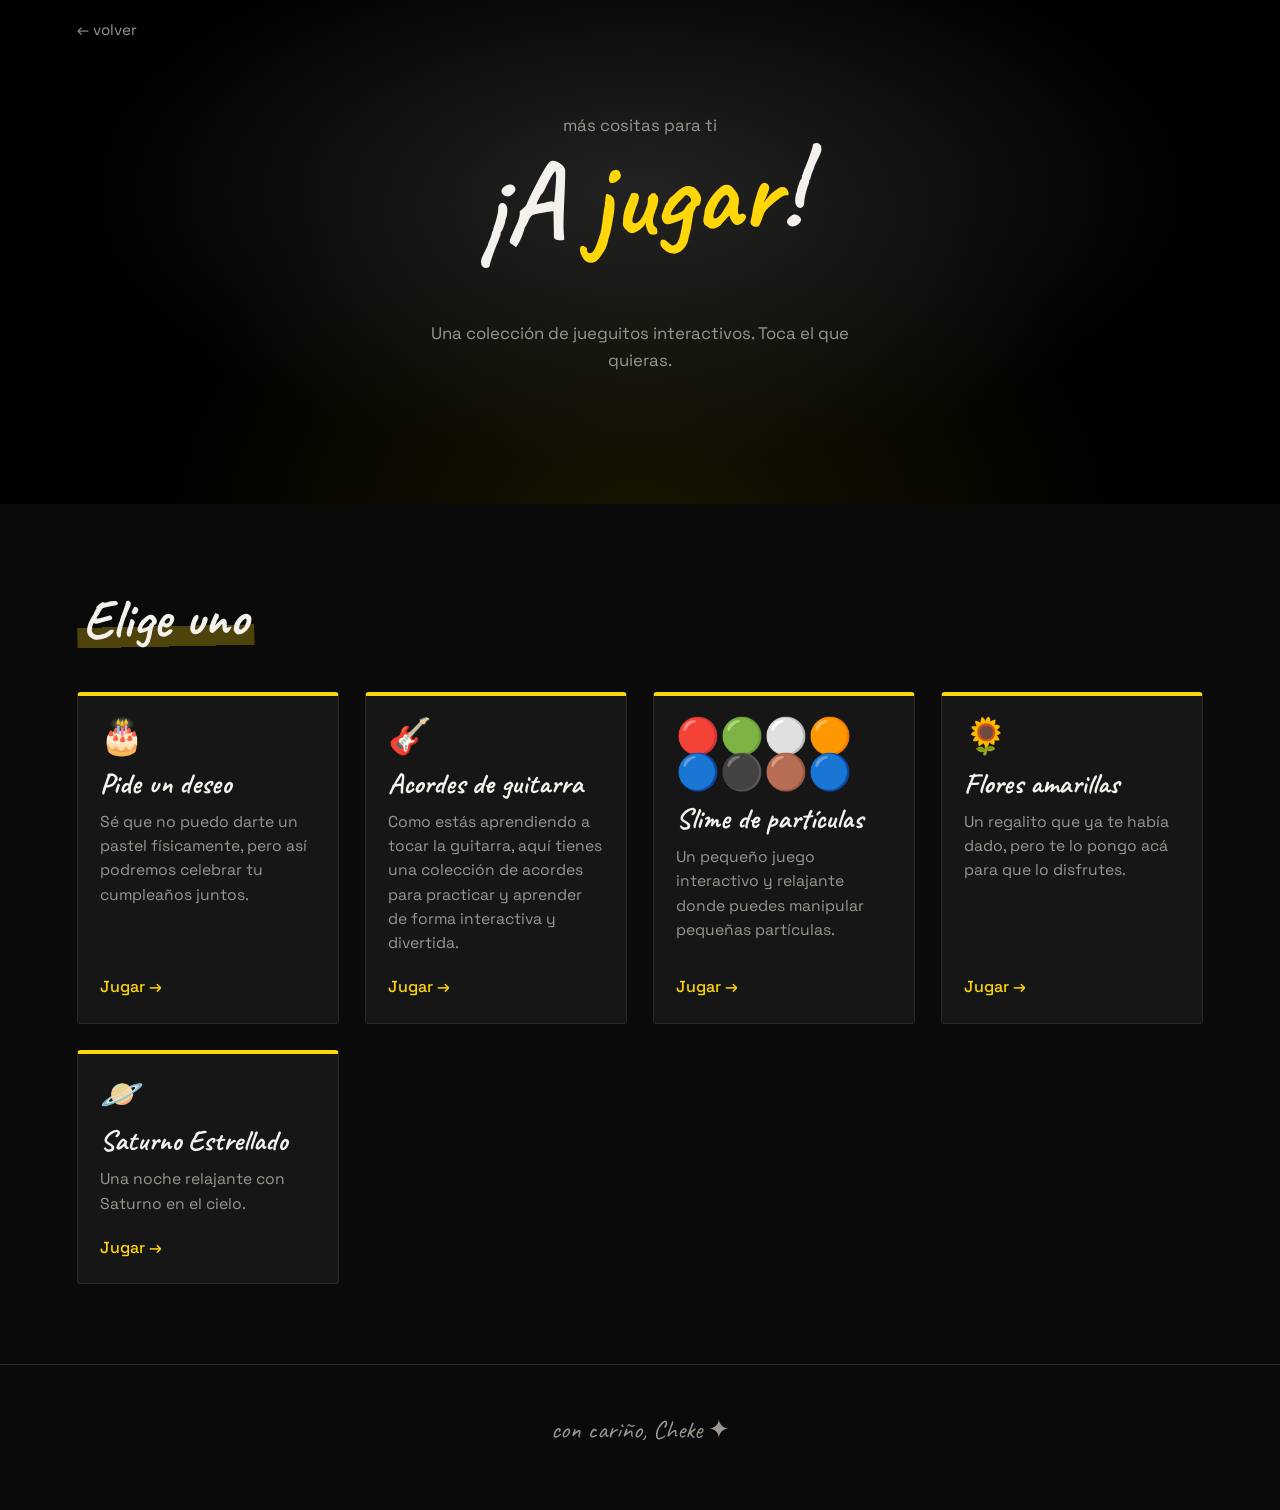
<file: juegos.html>
<!DOCTYPE html>
<html lang="es">
<head>
<meta charset="UTF-8">
<meta name="viewport" content="width=device-width, initial-scale=1.0">
<title>Más juegos</title>
<link rel="preconnect" href="https://fonts.googleapis.com">
<link href="https://fonts.googleapis.com/css2?family=Caveat:wght@600;700&family=Space+Grotesk:wght@400;500;700&display=swap" rel="stylesheet">
<link rel="stylesheet" href="estilos.css">
</head>
<body>

<div class="hero hero-chico">
  <a class="volver" href="index.html">← volver</a>
  <div class="eyebrow">más cositas para ti</div>
  <h1>¡A <span>jugar</span>!</h1>
  <svg class="squiggle" viewBox="0 0 220 28"><path d="M2 20 Q 40 2, 70 18 T 140 16 T 218 10"/></svg>
  <p class="subt">Una colección de jueguitos interactivos. Toca el que quieras.</p>
</div>

<!-- ============================================================
     LISTADO DE JUEGOS

     Para agregar un juego nuevo:
       1. Pon su archivo .html dentro de la carpeta juegos/
          (mejor con nombre en minúsculas, sin espacios, con
          guiones: mi-juego.html)
       2. Copia el bloque de abajo (viene dentro de este comentario)
          o copia cualquier tarjeta de INICIO JUEGO a FIN JUEGO, y
          pégalo antes del </div> que cierra #grid-juegos.
       3. Cambia el href, el emoji, el título y la descripción.
     El estilo se aplica solo por la clase "tarjeta-juego".

     BLOQUE PARA COPIAR:

       <a class="tarjeta-juego" href="juegos/NOMBRE-DEL-JUEGO.html" target="_blank" rel="noopener">
         <span class="icono">🎮</span>
         <h3>Nombre del juego</h3>
         <p>Una descripción corta.</p>
         <span class="jugar">Jugar →</span>
       </a>
     ============================================================ -->
<section id="lista-juegos">
  <h2 class="titulo-seccion">Elige uno</h2>
  <div class="grid-juegos" id="grid-juegos">

    <!-- INICIO JUEGO -->
    <a class="tarjeta-juego" href="juegos/pastel-cumple.html" target="_blank" rel="noopener">
      <span class="icono">🎂</span>
      <h3>Pide un deseo</h3>
      <p>Sé que no puedo darte un pastel físicamente, pero así podremos celebrar tu cumpleaños juntos.</p>
      <span class="jugar">Jugar →</span>
    </a>
    <!-- FIN JUEGO -->

    <!-- INICIO JUEGO -->
    <a class="tarjeta-juego" href="juegos/acordes-guitarra.html" target="_blank" rel="noopener">
      <span class="icono">🎸</span>
      <h3>Acordes de guitarra</h3>
      <p>Como estás aprendiendo a tocar la guitarra, aquí tienes una colección de acordes para practicar y aprender de forma interactiva y divertida.</p>
      <span class="jugar">Jugar →</span>
    </a>
    <!-- FIN JUEGO -->

    <!-- INICIO JUEGO -->
    <a class="tarjeta-juego" href="juegos/slime de particulas.html" target="_blank" rel="noopener">
      <span class="icono">🔴🟢⚪🟠🔵⚫🟤🔵</span>
      <h3>Slime de partículas</h3>
      <p>Un pequeño juego interactivo y relajante donde puedes manipular pequeñas partículas.</p>
      <span class="jugar">Jugar →</span>
    </a>
    <!-- FIN JUEGO -->

    <!-- INICIO JUEGO -->
    <a class="tarjeta-juego" href="juegos/Girasoles.html" target="_blank" rel="noopener">
      <span class="icono">🌻</span>
      <h3>Flores amarillas</h3>
      <p>Un regalito que ya te había dado, pero te lo pongo acá para que lo disfrutes.</p>
      <span class="jugar">Jugar →</span>
    </a>
    <!-- FIN JUEGO -->

    <!-- INICIO JUEGO -->
    <a class="tarjeta-juego" href="juegos/Saturno Estrellado.html" target="_blank" rel="noopener">
      <span class="icono">🪐</span>
      <h3>Saturno Estrellado</h3>
      <p>Una noche relajante con Saturno en el cielo.</p>
      <span class="jugar">Jugar →</span>
    </a>
    <!-- FIN JUEGO -->

  </div>
</section>

<footer>con cariño, Cheke ✦</footer>

</body>
</html>
</file>
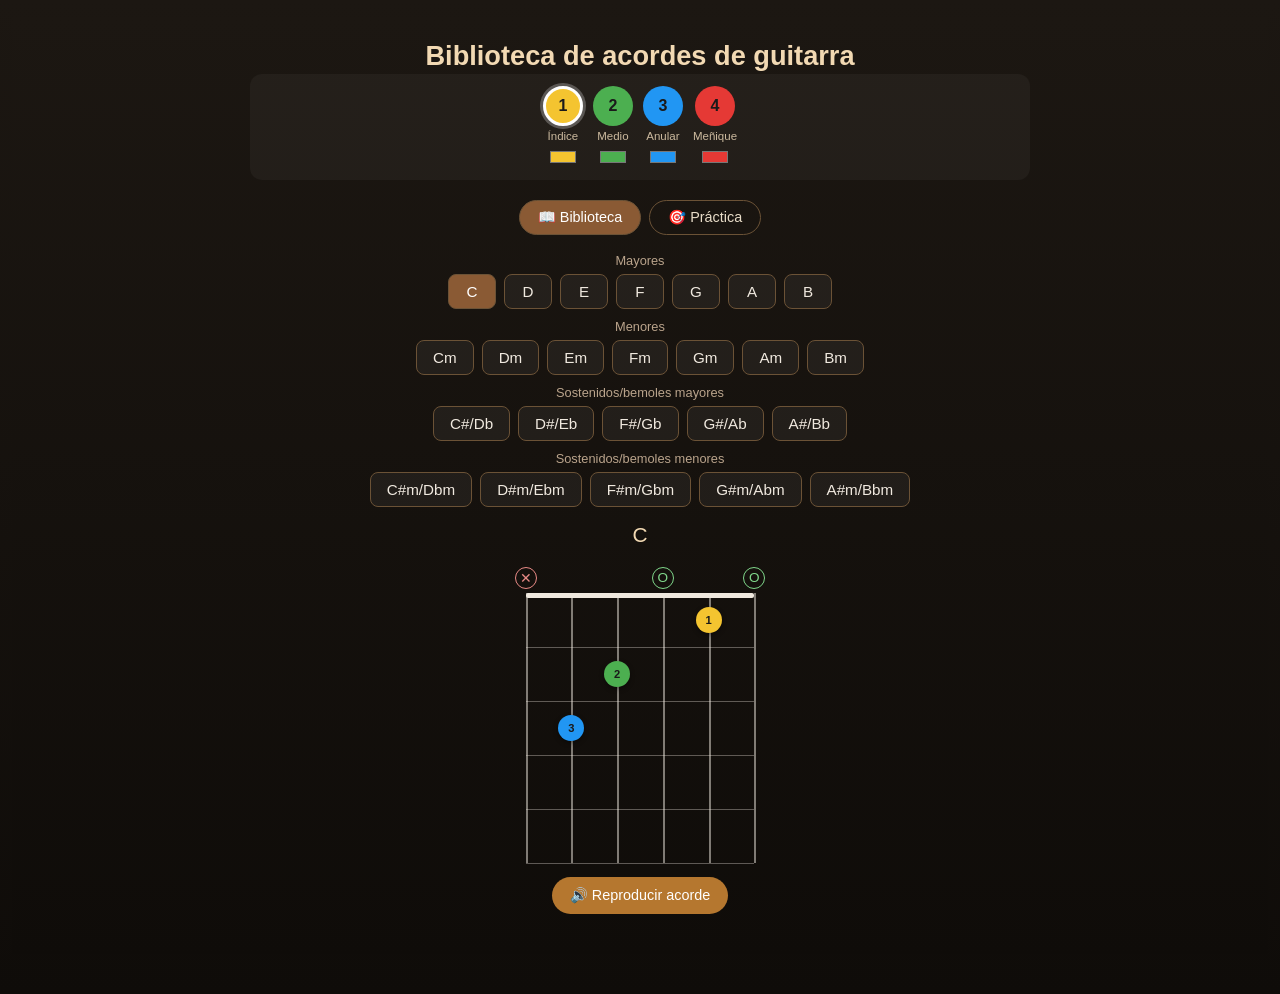
<file: juegos/acordes-guitarra.html>
<!DOCTYPE html>
<html lang="es">
<head>
<meta charset="UTF-8">
<meta name="viewport" content="width=device-width, initial-scale=1.0">
<title>Biblioteca de acordes de guitarra</title>
<style>
  :root{
    --f1: #f4c430; /* índice */
    --f2: #4caf50; /* medio */
    --f3: #2196f3; /* anular */
    --f4: #e53935; /* meñique */
  }
  *{ box-sizing: border-box; -webkit-tap-highlight-color: transparent; user-select: none; }
  html, body{
    margin: 0; min-height: 100%;
    background: linear-gradient(180deg, #1c1712, #0f0c09);
    color: #f0e9df;
    font-family: 'Trebuchet MS', Arial, sans-serif;
    padding: 18px 12px 40px;
  }
  h1{ text-align: center; font-size: clamp(1.2rem, 5vw, 1.7rem); margin: 4px 0 2px; color: #f2d9b3; }
  p.sub{ text-align: center; color: #baa48c; margin: 0 0 18px; font-size: 0.85rem; }

  .wrap{ max-width: 780px; margin: 0 auto; }

  .fingers-panel{
    display: flex; gap: 10px; justify-content: center; flex-wrap: wrap;
    margin-bottom: 20px; padding: 12px; background: rgba(255,255,255,0.04); border-radius: 12px;
  }
  .finger-item{ display: flex; flex-direction: column; align-items: center; gap: 4px; }
  .finger-swatch{
    width: 40px; height: 40px; border-radius: 50%; border: 3px solid transparent; cursor: pointer;
    display: flex; align-items: center; justify-content: center; font-weight: bold; color: #1a1a1a;
  }
  .finger-swatch.selected{ border-color: #fff; box-shadow: 0 0 0 3px rgba(255,255,255,0.25); }
  .finger-item span{ font-size: 0.72rem; color: #cbb99e; }
  .finger-item input[type=color]{ width: 34px; height: 22px; border: none; background: none; cursor: pointer; }

  .mode-toggle{ display: flex; justify-content: center; gap: 8px; margin-bottom: 18px; }
  .mode-btn{
    padding: 8px 18px; border-radius: 30px; border: 1px solid #6b5236; background: transparent; color: #e8dcc8;
    cursor: pointer; font-size: 0.9rem;
  }
  .mode-btn.active{ background: #8a5a34; color: #fff; }

  .panel{ display: none; }
  .panel.show{ display: block; }

  .chord-group{ margin-bottom: 10px; }
  .chord-group h3{ text-align: center; font-size: 0.8rem; color: #baa48c; margin: 10px 0 6px; font-weight: normal; }
  .chord-list{ display: flex; flex-wrap: wrap; gap: 8px; justify-content: center; }
  .chord-btn{
    padding: 8px 16px; border-radius: 8px; border: 1px solid #6b5236; background: rgba(255,255,255,0.05);
    color: #f0e9df; cursor: pointer; font-size: 0.95rem; min-width: 48px;
  }
  .chord-btn.active{ background: #8a5a34; color: #fff; }
  .sharps-note{ text-align: center; color: #8a7a63; font-size: 0.72rem; margin: -2px 0 14px; }

  .diagram-area{ display: flex; flex-direction: column; align-items: center; gap: 14px; margin-top: 16px; }
  .chord-title{ font-size: 1.3rem; color: #f2d9b3; min-height: 1.6rem; }

  .fretboard{ position: relative; width: 260px; height: 300px; touch-action: manipulation; }
  .nut{ position: absolute; left: 6%; right: 6%; top: 30px; height: 5px; background: #f0e9df; border-radius: 2px; }
  .fretline{ position: absolute; left: 6%; right: 6%; height: 1px; background: rgba(240,233,223,0.35); }
  .stringline{ position: absolute; top: 30px; bottom: 0; width: 2px; background: rgba(240,233,223,0.5); }
  .marker{
    position: absolute; top: 4px; width: 22px; height: 22px; margin-left: -11px;
    display: flex; align-items: center; justify-content: center; font-size: 0.85rem; color: #f0e9df;
    border: 1px solid rgba(240,233,223,0.6); border-radius: 50%; cursor: pointer;
  }
  .base-fret-label{ position: absolute; left: -6px; font-size: 0.75rem; color: #cbb99e; font-weight: bold; }
  .dot{
    position: absolute; width: 26px; height: 26px; margin-left: -13px; margin-top: -13px;
    border-radius: 50%; display: flex; align-items: center; justify-content: center;
    font-size: 0.7rem; font-weight: bold; color: #1a1a1a; cursor: pointer;
    box-shadow: 0 2px 5px rgba(0,0,0,0.4); border: 3px solid transparent;
  }
  .dot.ok{ border-color: #4caf50; }
  .dot.bad{ border-color: #e53935; }
  .barre{
    position: absolute; height: 24px; border-radius: 12px;
    display: flex; align-items: center; justify-content: center;
    font-size: 0.7rem; font-weight: bold; color: #1a1a1a;
    box-shadow: 0 2px 5px rgba(0,0,0,0.4);
  }
  .fretslot{
    position: absolute; width: 30px; height: 30px; margin-left: -15px; margin-top: -15px;
    border-radius: 50%; cursor: pointer;
  }

  .actions{ display: flex; gap: 10px; flex-wrap: wrap; justify-content: center; }
  button.action{
    padding: 10px 18px; border-radius: 30px; border: none; background: #b5772f; color: #fff;
    font-size: 0.9rem; cursor: pointer;
  }
  button.action.secondary{ background: transparent; border: 1px solid #b5772f; color: #f2d9b3; }

  .feedback{ min-height: 1.4rem; font-size: 0.95rem; text-align: center; }
  .feedback.ok{ color: #7fd68a; }
  .feedback.bad{ color: #e88a86; }

  .hint-text{ text-align: center; color: #baa48c; font-size: 0.8rem; max-width: 440px; margin: 0 auto 10px; }

  .subtoggle{ display: flex; justify-content: center; gap: 8px; margin-bottom: 6px; flex-wrap: wrap; }
  .subtoggle button{
    padding: 6px 14px; border-radius: 20px; border: 1px solid #6b5236; background: transparent;
    color: #e8dcc8; cursor: pointer; font-size: 0.82rem;
  }
  .subtoggle button.active{ background: #6b5236; color: #fff; }
</style>
</head>
<body>

<div class="wrap">
  <h1>Biblioteca de acordes de guitarra</h1>

  <div class="fingers-panel" id="fingersPanel"></div>

  <div class="mode-toggle">
    <button class="mode-btn active" data-mode="biblioteca">📖 Biblioteca</button>
    <button class="mode-btn" data-mode="practica">🎯 Práctica</button>
  </div>

  <div class="panel show" id="panelBiblioteca">
    <div class="chord-group">
      <h3>Mayores</h3>
      <div class="chord-list" id="listMajors"></div>
    </div>
    <div class="chord-group">
      <h3>Menores</h3>
      <div class="chord-list" id="listMinors"></div>
    </div>
    <div class="chord-group">
      <h3>Sostenidos/bemoles mayores</h3>
      <div class="chord-list" id="listSharpMajors"></div>
    </div>
    <div class="chord-group">
      <h3>Sostenidos/bemoles menores</h3>
      <div class="chord-list" id="listSharpMinors"></div>
    </div>

    <div class="diagram-area">
      <div class="chord-title" id="libChordTitle">C</div>
      <div class="fretboard" id="libFretboard"></div>
      <div class="actions">
        <button class="action" id="libPlayBtn">🔊 Reproducir acorde</button>
      </div>
    </div>
  </div>

  <div class="panel" id="panelPractica">
    <div class="subtoggle" id="showNameToggle">
      <button data-show="name" class="active">🔤 Ver nombre del acorde</button>
      <button data-show="hidden">🎧 Adivinar a ciegas</button>
    </div>
    <p class="hint-text">Selecciona un dedo arriba y toca las cuerdas donde crees que van los dedos. Toca el círculo sobre una cuerda (encima del diapasón) para marcarla como abierta (O) o silenciada (X).</p>
    <div class="diagram-area">
      <div class="chord-title" id="pracChordTitle">C</div>
      <div class="fretboard" id="pracFretboard"></div>
      <div class="feedback" id="pracFeedback"></div>
      <div class="actions">
        <button class="action" id="checkBtn">✔️ Comprobar</button>
        <button class="action secondary" id="playCorrectBtn">🔊 Escuchar acorde</button>
        <button class="action secondary" id="nextBtn">🔀 Otro acorde</button>
      </div>
    </div>
  </div>
</div>

<script>
  const OPEN_FREQ = [82.41, 110.00, 146.83, 196.00, 246.94, 329.63];
  const NUM_FRETS = 5;
  const NOTE_SEMITONE = { C:0,'C#':1, D:2,'D#':3, E:4, F:5,'F#':6, G:7,'G#':8, A:9,'A#':10, B:11 };

  function semitoneDiff(fromNote, toNote){
    return ((NOTE_SEMITONE[toNote] - NOTE_SEMITONE[fromNote]) + 12) % 12;
  }

  function eShapeMajor(root){
    const R = semitoneDiff('E', root);
    if (R === 0) return { baseFret:1, strings:[{fret:0},{fret:2,finger:2},{fret:2,finger:3},{fret:1,finger:1},{fret:0},{fret:0}] };
    return {
      baseFret: R,
      strings: [ {fret:R,finger:1}, {fret:R+2,finger:3}, {fret:R+2,finger:4}, {fret:R+1,finger:2}, {fret:R,finger:1}, {fret:R,finger:1} ],
      barre: [ {fret:R, finger:1, from:0, to:5} ]
    };
  }
  function eShapeMinor(root){
    const R = semitoneDiff('E', root);
    if (R === 0) return { baseFret:1, strings:[{fret:0},{fret:2,finger:2},{fret:2,finger:3},{fret:0},{fret:0},{fret:0}] };
    return {
      baseFret: R,
      strings: [ {fret:R,finger:1}, {fret:R+2,finger:3}, {fret:R+2,finger:4}, {fret:R,finger:1}, {fret:R,finger:1}, {fret:R,finger:1} ],
      barre: [ {fret:R, finger:1, from:0, to:5} ]
    };
  }
  function aShapeMajor(root){
    const R = semitoneDiff('A', root);
    if (R === 0) return { baseFret:1, strings:[{fret:-1},{fret:0},{fret:2,finger:1},{fret:2,finger:2},{fret:2,finger:3},{fret:0}] };
    return {
      baseFret: R,
      strings: [ {fret:-1}, {fret:R,finger:1}, {fret:R+2,finger:3}, {fret:R+2,finger:3}, {fret:R+2,finger:3}, {fret:R,finger:1} ],
      barre: [ {fret:R, finger:1, from:1, to:5}, {fret:R+2, finger:3, from:2, to:4} ]
    };
  }
  function aShapeMinor(root){
    const R = semitoneDiff('A', root);
    if (R === 0) return { baseFret:1, strings:[{fret:-1},{fret:0},{fret:2,finger:2},{fret:2,finger:3},{fret:1,finger:1},{fret:0}] };
    return {
      baseFret: R,
      strings: [ {fret:-1}, {fret:R,finger:1}, {fret:R+2,finger:3}, {fret:R+2,finger:4}, {fret:R+1,finger:2}, {fret:R,finger:1} ],
      barre: [ {fret:R, finger:1, from:1, to:5} ]
    };
  }

  const CHORDS = {
    'C': { baseFret:1, strings:[{fret:-1},{fret:3,finger:3},{fret:2,finger:2},{fret:0},{fret:1,finger:1},{fret:0}] },
    'D': { baseFret:1, strings:[{fret:-1},{fret:0},{fret:0},{fret:2,finger:1},{fret:3,finger:3},{fret:2,finger:2}] },
    'G': { baseFret:1, strings:[{fret:3,finger:2},{fret:2,finger:1},{fret:0},{fret:0},{fret:0},{fret:3,finger:3}] },
    'E': eShapeMajor('E'),
    'A': aShapeMajor('A'),
    'F': eShapeMajor('F'),
    'F#': eShapeMajor('F#'),
    'G#': eShapeMajor('G#'),
    'C#': aShapeMajor('C#'),
    'D#': aShapeMajor('D#'),
    'A#': aShapeMajor('A#'),
    'B': aShapeMajor('B'),

    'Dm': { baseFret:1, strings:[{fret:-1},{fret:-1},{fret:0},{fret:2,finger:3},{fret:3,finger:4},{fret:1,finger:1}] },
    'Em': eShapeMinor('E'),
    'Am': aShapeMinor('A'),
    'Fm': eShapeMinor('F'),
    'F#m': eShapeMinor('F#'),
    'Gm': eShapeMinor('G'),
    'G#m': eShapeMinor('G#'),
    'C#m': aShapeMinor('C#'),
    'D#m': aShapeMinor('D#'),
    'A#m': aShapeMinor('A#'),
    'Bm': aShapeMinor('B')
  };

  const MAJORS_NATURAL = ['C','D','E','F','G','A','B'];
  const MINORS_NATURAL = ['Cm','Dm','Em','Fm','Gm','Am','Bm'];
  const SHARPS_MAJOR = ['C#','D#','F#','G#','A#'];
  const SHARPS_MINOR = ['C#m','D#m','F#m','G#m','A#m'];
  const ALL_CHORD_NAMES = [...MAJORS_NATURAL, ...MINORS_NATURAL, ...SHARPS_MAJOR, ...SHARPS_MINOR];

  function freqForString(stringIndex, fret){
    return OPEN_FREQ[stringIndex] * Math.pow(2, fret / 12);
  }

  let audioCtx = null;
  function getCtx(){
    if (!audioCtx) audioCtx = new (window.AudioContext || window.webkitAudioContext)();
    if (audioCtx.state === 'suspended') audioCtx.resume();
    return audioCtx;
  }

  function pluck(frequency, volume = 0.45){
    const ctx = getCtx();
    const sampleRate = ctx.sampleRate;
    const N = Math.max(2, Math.round(sampleRate / frequency));
    const ring = new Float32Array(N);
    for (let i = 0; i < N; i++) ring[i] = Math.random() * 2 - 1;
    let idx = 0;

    const processor = ctx.createScriptProcessor(1024, 1, 1);
    const gainNode = ctx.createGain();
    gainNode.gain.value = volume;
    processor.connect(gainNode);
    gainNode.connect(ctx.destination);

    let samplesPlayed = 0;
    const maxSamples = sampleRate * 2.5;
    const decay = 0.994;

    processor.onaudioprocess = (e) => {
      const out = e.outputBuffer.getChannelData(0);
      for (let i = 0; i < out.length; i++){
        const current = ring[idx];
        const next = ring[(idx + 1) % N];
        ring[idx] = decay * 0.5 * (current + next);
        out[i] = current;
        idx = (idx + 1) % N;
        samplesPlayed++;
      }
      if (samplesPlayed > maxSamples){
        processor.disconnect();
        gainNode.disconnect();
        processor.onaudioprocess = null;
      }
    };
  }

  function playChord(chordObj){
    getCtx();
    chordObj.strings.forEach((s, i) => {
      if (s.fret === -1) return;
      const freq = freqForString(i, s.fret);
      setTimeout(() => pluck(freq), i * 45);
    });
  }

  const FINGERS = [
    { id: 1, label: 'Índice',  varName: '--f1' },
    { id: 2, label: 'Medio',   varName: '--f2' },
    { id: 3, label: 'Anular',  varName: '--f3' },
    { id: 4, label: 'Meñique', varName: '--f4' }
  ];
  let selectedFinger = 1;

  const fingersPanel = document.getElementById('fingersPanel');
  FINGERS.forEach(f => {
    const item = document.createElement('div');
    item.className = 'finger-item';
    const currentColor = getComputedStyle(document.documentElement).getPropertyValue(f.varName).trim();
    item.innerHTML = `
      <div class="finger-swatch ${f.id === selectedFinger ? 'selected' : ''}" data-finger="${f.id}" style="background:${currentColor}">${f.id}</div>
      <span>${f.label}</span>
      <input type="color" data-var="${f.varName}" value="${rgbToHex(currentColor)}">
    `;
    fingersPanel.appendChild(item);
  });

  function rgbToHex(color){
    if (color.startsWith('#')) return color;
    const m = color.match(/\d+/g);
    if (!m) return '#ffffff';
    return '#' + m.slice(0,3).map(n => (+n).toString(16).padStart(2,'0')).join('');
  }

  fingersPanel.addEventListener('click', (e) => {
    const swatch = e.target.closest('.finger-swatch');
    if (!swatch) return;
    selectedFinger = parseInt(swatch.dataset.finger, 10);
    fingersPanel.querySelectorAll('.finger-swatch').forEach(s => s.classList.remove('selected'));
    swatch.classList.add('selected');
  });

  fingersPanel.addEventListener('input', (e) => {
    if (e.target.type !== 'color') return;
    const varName = e.target.dataset.var;
    document.documentElement.style.setProperty(varName, e.target.value);
    const finger = FINGERS.find(f => f.varName === varName);
    const swatch = fingersPanel.querySelector(`.finger-swatch[data-finger="${finger.id}"]`);
    swatch.style.background = e.target.value;
    renderFretboard(libFretboard, CHORDS[currentLibChord]);
    if (currentPracticeChord) renderPracticeBoard();
  });

  function fingerColor(id){
    return getComputedStyle(document.documentElement).getPropertyValue('--f' + id).trim();
  }

  function stringX(i){
    const margin = 260 * 0.06;
    return margin + i * ((260 - margin * 2) / 5);
  }
  function fretY(relFret){
    const top = 30, bottom = 300, usableHeight = bottom - top;
    return top + ((relFret - 0.5) / NUM_FRETS) * usableHeight;
  }
  function buildStaticLines(container){
    container.innerHTML = '';
    const nut = document.createElement('div');
    nut.className = 'nut';
    container.appendChild(nut);
    const top = 30, bottom = 300, usableHeight = bottom - top;
    for (let f = 1; f <= NUM_FRETS; f++){
      const line = document.createElement('div');
      line.className = 'fretline';
      line.style.top = (top + (f / NUM_FRETS) * usableHeight) + 'px';
      container.appendChild(line);
    }
    for (let s = 0; s < 6; s++){
      const line = document.createElement('div');
      line.className = 'stringline';
      line.style.left = stringX(s) + 'px';
      container.appendChild(line);
    }
  }

  const libFretboard = document.getElementById('libFretboard');
  const libChordTitle = document.getElementById('libChordTitle');
  let currentLibChord = 'C';

  const FLAT_EQUIV = { 'C#':'Db', 'D#':'Eb', 'F#':'Gb', 'G#':'Ab', 'A#':'Bb' };
  function sharpFlatLabel(name){
    const isMinor = name.endsWith('m');
    const base = isMinor ? name.slice(0, -1) : name;
    const flat = FLAT_EQUIV[base] + (isMinor ? 'm' : '');
    return `${name}/${flat}`;
  }

  function fillChordButtons(containerId, names, labelFn){
    const el = document.getElementById(containerId);
    names.forEach(name => {
      const btn = document.createElement('button');
      btn.className = 'chord-btn' + (name === currentLibChord ? ' active' : '');
      btn.textContent = labelFn ? labelFn(name) : name;
      btn.dataset.chord = name;
      el.appendChild(btn);
    });
  }
  fillChordButtons('listMajors', MAJORS_NATURAL);
  fillChordButtons('listMinors', MINORS_NATURAL);
  fillChordButtons('listSharpMajors', SHARPS_MAJOR, sharpFlatLabel);
  fillChordButtons('listSharpMinors', SHARPS_MINOR, sharpFlatLabel);

  document.getElementById('panelBiblioteca').addEventListener('click', (e) => {
    const btn = e.target.closest('.chord-btn');
    if (!btn) return;
    currentLibChord = btn.dataset.chord;
    document.querySelectorAll('#panelBiblioteca .chord-btn').forEach(b => b.classList.remove('active'));
    btn.classList.add('active');
    libChordTitle.textContent = currentLibChord;
    renderFretboard(libFretboard, CHORDS[currentLibChord]);
  });

  document.getElementById('libPlayBtn').addEventListener('click', () => {
    playChord(CHORDS[currentLibChord]);
  });

  function renderFretboard(container, chordObj){
    buildStaticLines(container);

    if (chordObj.baseFret > 1){
      const label = document.createElement('div');
      label.className = 'base-fret-label';
      label.textContent = chordObj.baseFret + 'ª';
      label.style.top = (fretY(1) - 8) + 'px';
      container.appendChild(label);
    }

    (chordObj.barre || []).forEach(b => {
      const relFret = b.fret - chordObj.baseFret + 1;
      const bar = document.createElement('div');
      bar.className = 'barre';
      bar.style.left = stringX(b.from) + 'px';
      bar.style.width = (stringX(b.to) - stringX(b.from)) + 'px';
      bar.style.top = (fretY(relFret) - 12) + 'px';
      bar.style.background = fingerColor(b.finger);
      bar.textContent = b.finger;
      container.appendChild(bar);
    });

    chordObj.strings.forEach((s, i) => {
      const x = stringX(i);
      if (s.fret === -1 || s.fret === 0){
        const marker = document.createElement('div');
        marker.className = 'marker';
        marker.textContent = s.fret === -1 ? '✕' : 'O';
        marker.style.left = x + 'px';
        marker.style.color = s.fret === -1 ? '#e88a86' : '#7fd68a';
        marker.style.borderColor = s.fret === -1 ? '#e88a86' : '#7fd68a';
        container.appendChild(marker);
      } else if (s.fret > 0) {
        const relFret = s.fret - chordObj.baseFret + 1;
        const dot = document.createElement('div');
        dot.className = 'dot';
        dot.style.left = x + 'px';
        dot.style.top = fretY(relFret) + 'px';
        dot.style.background = fingerColor(s.finger);
        dot.textContent = s.finger || '';
        container.appendChild(dot);
      }
    });
  }

  renderFretboard(libFretboard, CHORDS[currentLibChord]);

  const pracFretboard = document.getElementById('pracFretboard');
  const pracChordTitle = document.getElementById('pracChordTitle');
  const pracFeedback = document.getElementById('pracFeedback');

  let practiceState = [null, null, null, null, null, null];
  let currentPracticeChord = null;
  let showChordName = true;
  let revealCorrectness = false;

  function newPracticeChord(){
    currentPracticeChord = ALL_CHORD_NAMES[Math.floor(Math.random() * ALL_CHORD_NAMES.length)];
    practiceState = [null, null, null, null, null, null];
    revealCorrectness = false;
    pracFeedback.textContent = '';
    pracFeedback.className = 'feedback';
    updatePracticeTitle();
    renderPracticeBoard();
  }

  function updatePracticeTitle(){
    pracChordTitle.textContent = showChordName ? currentPracticeChord : '¿Qué acorde es?';
  }

  document.getElementById('showNameToggle').addEventListener('click', (e) => {
    const btn = e.target.closest('button');
    if (!btn) return;
    document.querySelectorAll('#showNameToggle button').forEach(b => b.classList.remove('active'));
    btn.classList.add('active');
    showChordName = btn.dataset.show === 'name';
    updatePracticeTitle();
  });

  function renderPracticeBoard(){
    buildStaticLines(pracFretboard);
    const chordObj = CHORDS[currentPracticeChord];

    if (chordObj.baseFret > 1){
      const label = document.createElement('div');
      label.className = 'base-fret-label';
      label.textContent = chordObj.baseFret + 'ª';
      label.style.top = (fretY(1) - 8) + 'px';
      pracFretboard.appendChild(label);
    }

    for (let i = 0; i < 6; i++){
      const marker = document.createElement('div');
      marker.className = 'marker';
      const st = practiceState[i];
      marker.textContent = st === 0 ? 'O' : (st === -1 ? '✕' : '');
      marker.style.left = stringX(i) + 'px';
      marker.style.color = st === 0 ? '#7fd68a' : (st === -1 ? '#e88a86' : '#f0e9df');
      marker.addEventListener('click', () => {
        if (practiceState[i] === null) practiceState[i] = 0;
        else if (practiceState[i] === 0) practiceState[i] = -1;
        else practiceState[i] = null;
        renderPracticeBoard();
      });
      pracFretboard.appendChild(marker);
    }

    for (let i = 0; i < 6; i++){
      for (let f = 1; f <= NUM_FRETS; f++){
        const slot = document.createElement('div');
        slot.className = 'fretslot';
        slot.style.left = stringX(i) + 'px';
        slot.style.top = fretY(f) + 'px';
        slot.addEventListener('click', () => {
          const st = practiceState[i];
          if (st && typeof st === 'object' && st.relFret === f){
            practiceState[i] = null;
          } else {
            practiceState[i] = { relFret: f, finger: selectedFinger };
          }
          renderPracticeBoard();
        });
        pracFretboard.appendChild(slot);

        const st = practiceState[i];
        if (st && typeof st === 'object' && st.relFret === f){
          const dot = document.createElement('div');
          dot.className = 'dot';
          dot.style.left = stringX(i) + 'px';
          dot.style.top = fretY(f) + 'px';
          dot.style.background = fingerColor(st.finger);
          dot.textContent = st.finger;
          if (revealCorrectness){
            dot.classList.add(st.__ok ? 'ok' : 'bad');
          }
          pracFretboard.appendChild(dot);
        }
      }
    }
  }

  document.getElementById('checkBtn').addEventListener('click', () => {
    const chordObj = CHORDS[currentPracticeChord];
    let allOk = true;
    for (let i = 0; i < 6; i++){
      const c = chordObj.strings[i];
      const u = practiceState[i];
      let ok = false;
      if (c.fret <= 0){
        ok = (u === c.fret);
      } else {
        const correctRel = c.fret - chordObj.baseFret + 1;
        ok = !!(u && typeof u === 'object' && u.relFret === correctRel && u.finger === c.finger);
        if (u && typeof u === 'object') u.__ok = ok;
      }
      if (!ok) allOk = false;
    }
    revealCorrectness = true;
    renderPracticeBoard();
    if (allOk){
      pracFeedback.textContent = `¡Correcto! Este es el acorde de ${currentPracticeChord}.`;
      pracFeedback.className = 'feedback ok';
    } else {
      pracFeedback.textContent = `Todavía no. Este era el acorde de ${currentPracticeChord} — revisa en rojo los puntos que fallaron.`;
      pracFeedback.className = 'feedback bad';
    }
    showChordName = true;
    updatePracticeTitle();
  });

  document.getElementById('playCorrectBtn').addEventListener('click', () => {
    if (currentPracticeChord) playChord(CHORDS[currentPracticeChord]);
  });

  document.getElementById('nextBtn').addEventListener('click', newPracticeChord);

  document.querySelectorAll('.mode-btn').forEach(btn => {
    btn.addEventListener('click', () => {
      document.querySelectorAll('.mode-btn').forEach(b => b.classList.remove('active'));
      btn.classList.add('active');
      const mode = btn.dataset.mode;
      document.getElementById('panelBiblioteca').classList.toggle('show', mode === 'biblioteca');
      document.getElementById('panelPractica').classList.toggle('show', mode === 'practica');
      if (mode === 'practica' && !currentPracticeChord) newPracticeChord();
    });
  });
</script>

</body>
</html>
</file>
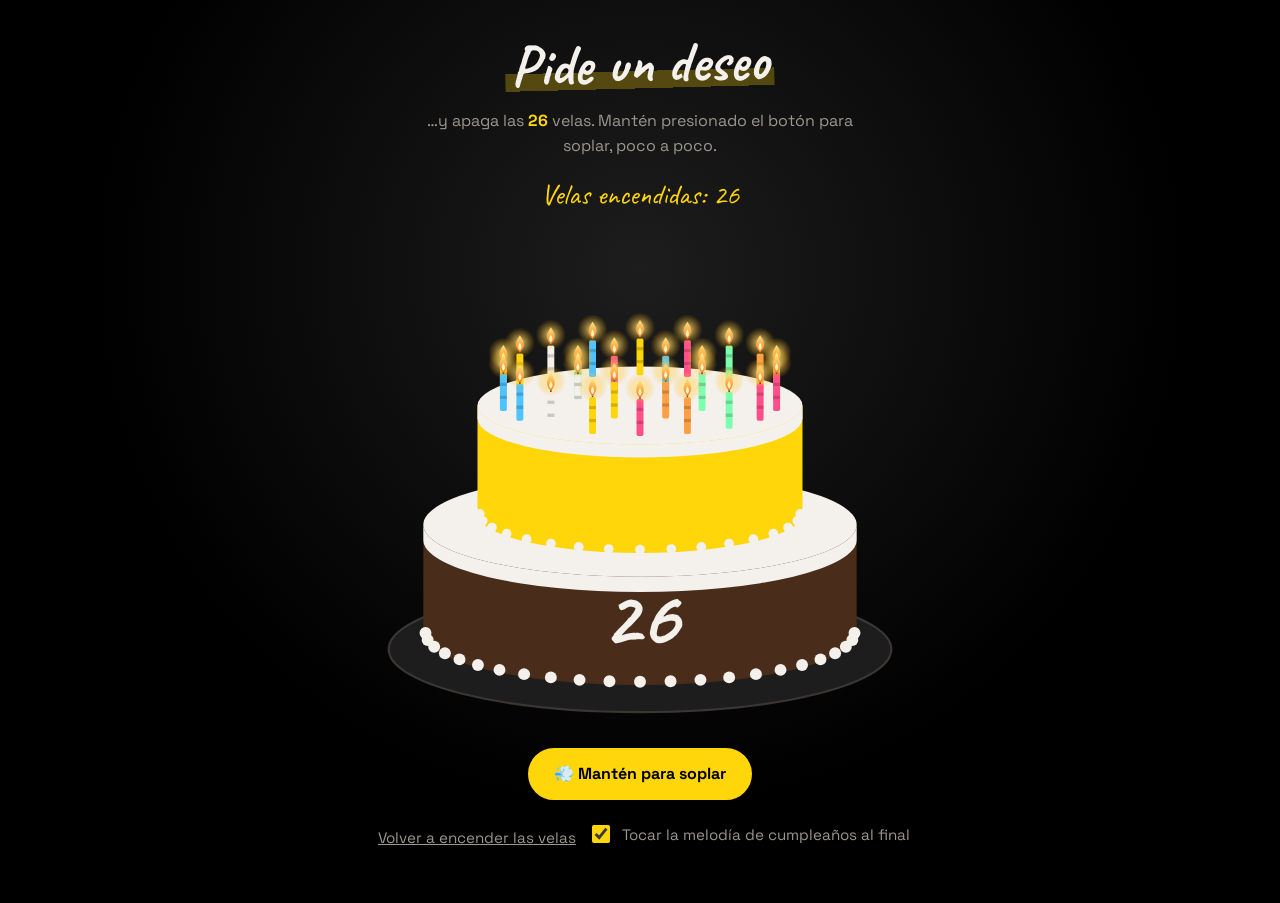
<file: juegos/pastel-cumple.html>
<!DOCTYPE html>
<html lang="es">
<head>
<meta charset="UTF-8">
<meta name="viewport" content="width=device-width, initial-scale=1.0">
<title>Pastel de cumpleaños</title>
<link rel="preconnect" href="https://fonts.googleapis.com">
<link href="https://fonts.googleapis.com/css2?family=Caveat:wght@600;700&family=Space+Grotesk:wght@400;500;700&display=swap" rel="stylesheet">
<style>
  /* ============================================================
     Mismos colores y fuentes que la página principal.
     Si el "Modo Halloween" estaba activado, este pastel también
     se pone naranja/morado (ver el script al final).
     ============================================================ */
  :root{
    --negro:#000000;
    --pared:#0a0a0a;
    --pared-2:#161616;
    --tiza:#f4f1ec;
    --tiza-suave:#9b968e;
    --linea:#2e2c29;
    --amarillo:#ffd60a;
    --amarillo-suave:rgba(255,214,10,.28);
  }
  body.halloween{
    --amarillo:#ff7a1a;
    --amarillo-suave:rgba(255,122,26,.30);
    --pared:#0b0612;
    --pared-2:#160d22;
    --linea:#35224a;
    --negro:#050309;
    --tiza-suave:#aaa0b8;
  }

  *{ box-sizing:border-box; }
  [hidden]{ display:none !important; }
  html,body{ margin:0; }
  body{
    min-height:100vh;
    background:
      radial-gradient(ellipse at 50% 30%, #1d1d1d 0%, transparent 60%),
      var(--negro);
    color:var(--tiza);
    font-family:'Space Grotesk', sans-serif;
    overflow-x:hidden;
  }
  body.halloween{
    background:
      radial-gradient(ellipse at 50% 30%, #2c1346 0%, transparent 60%),
      var(--negro);
  }

  main{
    max-width:640px;
    margin:0 auto;
    padding:2.2rem 1rem 3rem;
    text-align:center;
  }

  h1{
    font-family:'Caveat', cursive;
    font-size:clamp(2.4rem, 9vw, 3.6rem);
    line-height:1;
    margin:0 0 .6rem;
    display:inline-block;
    transform:rotate(-1.5deg);
    background:linear-gradient(transparent 62%, var(--amarillo-suave) 62%, var(--amarillo-suave) 92%, transparent 92%);
    padding:0 .35rem;
  }
  .sub{
    margin:.4rem auto 0;
    max-width:44ch;
    color:var(--tiza-suave);
    line-height:1.55;
  }
  .sub strong{ color:var(--amarillo); }

  #contador{
    margin:1.1rem 0 .2rem;
    font-family:'Caveat', cursive;
    font-size:1.8rem;
    color:var(--amarillo);
    min-height:2.2rem;
  }

  /* ---------- pastel ---------- */
  #pastel{
    display:block;
    width:min(100%, 520px);
    height:auto;
    margin:0 auto;
    --soplo:0;
    touch-action:manipulation;
  }

  .llama-g{
    transform-box:fill-box;
    transform-origin:50% 100%;
    transition:opacity .25s ease, transform .25s ease;
  }
  .llama-lean{
    transform-box:fill-box;
    transform-origin:50% 100%;
    transform:skewX(calc(var(--soplo) * -30deg));
  }
  .llama-f{
    transform-box:fill-box;
    transform-origin:50% 100%;
    animation:parpadea .9s ease-in-out infinite alternate;
    animation-delay:var(--d, 0s);
  }
  @keyframes parpadea{
    from{ transform:scale(1,1) rotate(-2deg); }
    to  { transform:scale(.92,1.1) rotate(2deg); }
  }
  .vela.apagada .llama-g{ opacity:0; transform:scale(.2); }

  .humo circle{
    fill:#cfcac0;
    opacity:0;
    transform-box:fill-box;
    transform-origin:center;
  }
  .vela.apagada .humo circle{ animation:humo 1.8s ease-out forwards; }
  .vela.apagada .humo circle:nth-child(2){ animation-delay:.15s; }
  .vela.apagada .humo circle:nth-child(3){ animation-delay:.3s; }
  @keyframes humo{
    0%  { opacity:.6; transform:translate(0,0) scale(.6); }
    100%{ opacity:0;  transform:translate(var(--dx, 6px), -38px) scale(1.8); }
  }

  /* ---------- controles ---------- */
  .controles{
    display:flex;
    flex-wrap:wrap;
    gap:.8rem;
    justify-content:center;
    margin-top:1.4rem;
  }
  .btn{
    font-family:'Space Grotesk', sans-serif;
    font-weight:700;
    font-size:1rem;
    border-radius:40px;
    padding:.85rem 1.5rem;
    cursor:pointer;
    border:2px solid var(--amarillo);
    background:var(--amarillo);
    color:var(--negro);
    transition:transform .2s ease, background .2s ease, color .2s ease;
    -webkit-user-select:none; user-select:none;
    -webkit-touch-callout:none;
    touch-action:manipulation;
  }
  .btn:hover{ transform:translateY(-2px); background:transparent; color:var(--amarillo); }
  .btn.sec{ background:transparent; color:var(--amarillo); }
  .btn.sec:hover, .btn.sec.activo{ background:var(--amarillo); color:var(--negro); }
  .btn:disabled{ opacity:.5; cursor:default; transform:none; }
  .btn:focus-visible, summary:focus-visible, input:focus-visible{ outline:3px solid var(--tiza); outline-offset:3px; }
  .enlace{
    background:none; border:none; color:var(--tiza-suave);
    font-family:inherit; font-size:.95rem; text-decoration:underline;
    cursor:pointer; padding:.5rem;
  }
  .enlace:hover{ color:var(--amarillo); }

  .btn.activo{ transform:scale(.96); background:transparent; color:var(--amarillo); }
  .opcion{
    display:inline-flex; align-items:center; gap:.6rem;
    margin-top:1.4rem;
    color:var(--tiza-suave);
    font-size:.95rem;
    cursor:pointer;
  }
  .opcion input{ accent-color:var(--amarillo); width:1.1rem; height:1.1rem; }

  /* ---------- mensaje final ---------- */
  #mensaje-final{
    margin:1.8rem auto 0;
    max-width:520px;
    padding:1.6rem 1.4rem;
    background:var(--pared-2);
    border:2px solid var(--tiza);
    border-radius:6px;
    box-shadow:7px 7px 0 var(--amarillo);
    animation:aparece .6s ease both;
  }
  @keyframes aparece{ from{ opacity:0; transform:translateY(14px); } to{ opacity:1; transform:none; } }
  #mensaje-final h2{
    font-family:'Caveat', cursive;
    font-size:clamp(2.2rem, 8vw, 3rem);
    line-height:1.05;
    margin:0 0 .5rem;
    color:var(--amarillo);
  }
  #mensaje-final p{ margin:0 0 1.1rem; color:var(--tiza-suave); line-height:1.55; }

  #confeti{
    position:fixed; inset:0;
    width:100%; height:100%;
    pointer-events:none;
    z-index:50;
  }

  @media (prefers-reduced-motion: reduce){
    .llama-f, .vela.apagada .humo circle, #mensaje-final{ animation:none !important; }
    .vela.apagada .humo circle{ opacity:0; }
  }
</style>
</head>
<body>

<main>
  <h1>Pide un deseo</h1>
  <p class="sub">…y apaga las <strong>26</strong> velas. Mantén presionado el botón para soplar, poco a poco.</p>

  <div id="contador" aria-live="polite">Velas encendidas: 26</div>

  <svg id="pastel" viewBox="0 0 480 470" role="img" aria-label="Pastel de cumpleaños con 26 velas encendidas">
    <defs>
      <radialGradient id="brillo">
        <stop offset="0" stop-color="#fff2a8" stop-opacity=".85"/>
        <stop offset="1" stop-color="#ffb000" stop-opacity="0"/>
      </radialGradient>
      <linearGradient id="llamaG" x1="0" y1="1" x2="0" y2="0">
        <stop offset="0" stop-color="#ff7a1a"/>
        <stop offset="1" stop-color="#ffe27a"/>
      </linearGradient>
    </defs>

    <!-- plato -->
    <ellipse cx="240" cy="400" rx="232" ry="58" fill="#1d1d1d" stroke="#3a3733" stroke-width="2"/>

    <!-- piso de abajo (chocolate) -->
    <path d="M40 285 v100 a200 48 0 0 0 400 0 v-100 z" fill="#4a2c1a"/>
    <ellipse cx="240" cy="285" rx="200" ry="48" fill="#f4f1ec"/>
    <path d="M40 285 v14 a200 48 0 0 0 400 0 v-14 a200 48 0 0 1 -400 0 z" fill="#f4f1ec"/>
    <text x="240" y="395" text-anchor="middle" font-family="Caveat, cursive" font-weight="700" font-size="76" fill="#f4f1ec">26</text>
    <g id="perlas-bajo" fill="#f4f1ec"></g>

    <!-- piso de arriba -->
    <path d="M90 175 v100 a150 36 0 0 0 300 0 v-100 z" style="fill:var(--amarillo)"/>
    <path d="M90 175 v12 a150 36 0 0 0 300 0 v-12 a150 36 0 0 1 -300 0 z" fill="#f4f1ec"/>
    <ellipse cx="240" cy="175" rx="150" ry="36" fill="#f4f1ec"/>
    <g id="perlas-alto" fill="#f4f1ec"></g>

    <!-- velas -->
    <g id="velas"></g>
  </svg>

  <div class="controles">
    <button id="btn-soplar" class="btn" aria-label="Mantén presionado para soplar las velas">💨 Mantén para soplar</button>
  </div>
  <button id="btn-reencender" class="enlace">Volver a encender las velas</button>

  <label class="opcion"><input type="checkbox" id="chk-melodia" checked> Tocar la melodía de cumpleaños al final</label>

  <section id="mensaje-final" hidden>
    <h2 id="titulo-final">¡Feliz cumpleaños!</h2>
    <p>Que se cumpla todo lo que pediste. ✨</p>
    <button id="btn-otra" class="btn sec">🕯️ Encender de nuevo</button>
  </section>
</main>

<canvas id="confeti"></canvas>

<script>
/* ============================================================
   PERSONALIZA AQUÍ
   ============================================================ */
const NOMBRE = "Pikachu";       // nombre que sale en el mensaje final
const TOTAL_VELAS = 26;         // se reparten solas entre el anillo de afuera y el de adentro
const VELAS_POR_SEGUNDO = 2;    // qué tan rápido se apagan mientras mantiene presionado el botón (más bajo = más lento)

/* ============================================================
   LÓGICA (no hace falta tocar nada de aquí para abajo)
   ============================================================ */
try{ if(localStorage.getItem('modoHalloween') === '1') document.body.classList.add('halloween'); }catch(e){}

const reduce = window.matchMedia && matchMedia('(prefers-reduced-motion: reduce)').matches;
const NS = 'http://www.w3.org/2000/svg';
const $ = id => document.getElementById(id);

const pastel = $('pastel'), contador = $('contador');
const btnSoplar = $('btn-soplar'), btnRe = $('btn-reencender'), btnOtra = $('btn-otra');
const chkMelodia = $('chk-melodia');
const mensajeFinal = $('mensaje-final');

$('titulo-final').textContent = '¡Feliz cumpleaños, ' + NOMBRE + '!';

/* ---------- decoración: perlitas en los bordes ---------- */
function perlas(idGrupo, cx, cy, rx, ry, cantidad, r){
  const g = $(idGrupo);
  for(let i = 0; i <= cantidad; i++){
    const th = Math.PI * i / cantidad;
    const c = document.createElementNS(NS, 'circle');
    c.setAttribute('cx', (cx + rx * Math.cos(th)).toFixed(1));
    c.setAttribute('cy', (cy + ry * Math.sin(th)).toFixed(1));
    c.setAttribute('r', r);
    g.appendChild(c);
  }
}
perlas('perlas-bajo', 240, 385, 198, 45, 22, 5.5);
perlas('perlas-alto', 240, 275, 148, 33, 16, 4.5);

/* ---------- velas ---------- */
const COLORES = ['#ffd60a', '#ff4f8b', '#4fc3ff', '#7dffb0', '#f4f1ec', '#ff9f43'];
const velas = [];
let encendidas = 0;

function posiciones(total){
  const afuera = Math.round(total * 18 / 26);
  const adentro = total - afuera;
  const pts = [];
  for(let i = 0; i < afuera; i++){
    const a = 2 * Math.PI * i / afuera - Math.PI / 2;
    pts.push({ x: 240 + 128 * Math.cos(a), y: 175 + 28 * Math.sin(a) });
  }
  for(let i = 0; i < adentro; i++){
    const a = 2 * Math.PI * i / adentro + Math.PI / adentro;
    pts.push({ x: 240 + 62 * Math.cos(a), y: 175 + 13 * Math.sin(a) });
  }
  return pts.sort((p, q) => p.y - q.y);      // las de atrás se dibujan primero
}

function crearVelas(){
  const cont = $('velas');
  cont.innerHTML = '';
  velas.length = 0;
  posiciones(TOTAL_VELAS).forEach((p, i) => {
    const g = document.createElementNS(NS, 'g');
    g.setAttribute('class', 'vela');
    g.setAttribute('transform', `translate(${p.x.toFixed(1)} ${p.y.toFixed(1)})`);
    const color = COLORES[i % COLORES.length];
    const retraso = (Math.random() * 1.6).toFixed(2);
    const dx = (Math.random() * 14 - 7).toFixed(1);
    g.innerHTML = `
      <rect x="-3.2" y="-34" width="6.4" height="34" rx="1.6" fill="${color}"/>
      <rect x="-3.2" y="-26" width="6.4" height="3" fill="rgba(0,0,0,.18)"/>
      <rect x="-3.2" y="-14" width="6.4" height="3" fill="rgba(0,0,0,.18)"/>
      <line x1="0" y1="-34" x2="0" y2="-38" stroke="#222" stroke-width="1.4"/>
      <g class="humo" transform="translate(0 -42)">
        <circle cx="0" cy="0" r="3" style="--dx:${dx}px"/>
        <circle cx="0" cy="0" r="3" style="--dx:${(dx * -0.6).toFixed(1)}px"/>
        <circle cx="0" cy="0" r="2.4" style="--dx:${(dx * 0.4).toFixed(1)}px"/>
      </g>
      <g class="llama-g" transform="translate(0 -38)">
        <circle cx="0" cy="-6" r="14" fill="url(#brillo)"/>
        <g class="llama-lean">
          <g class="llama-f" style="--d:${retraso}s">
            <path d="M0 -13 C 4.5 -7 5 -2 0 3 C -5 -2 -4.5 -7 0 -13 Z" fill="url(#llamaG)"/>
            <path d="M0 -6 C 2 -3 2 -1 0 1 C -2 -1 -2 -3 0 -6 Z" fill="#fff6c8"/>
          </g>
        </g>
      </g>`;
    const v = { g, apagada: false };
    cont.appendChild(g);
    velas.push(v);
  });
  encendidas = velas.length;
  actualizarContador();
}

function actualizarContador(){
  contador.textContent = encendidas === 0
    ? '¡Todas apagadas! 🎉'
    : 'Velas encendidas: ' + encendidas;
  pastel.setAttribute('aria-label', 'Pastel de cumpleaños con ' + encendidas + ' velas encendidas');
}

function apagar(v){
  if(v.apagada) return;
  v.apagada = true;
  v.g.classList.add('apagada');
  encendidas--;
  actualizarContador();
  if(encendidas === 0) setTimeout(celebrar, 700);
}

function apagarAlgunas(n){
  const prendidas = velas.filter(v => !v.apagada);
  for(let i = 0; i < n && prendidas.length; i++){
    const k = Math.floor(Math.random() * prendidas.length);
    apagar(prendidas.splice(k, 1)[0]);
  }
}

function reencender(){
  velas.forEach(v => { v.apagada = false; v.g.classList.remove('apagada'); });
  encendidas = velas.length;
  actualizarContador();
  mensajeFinal.hidden = true;
  detenerConfeti();
}

/* ---------- audio (melodía) ---------- */
let ctx = null;
function asegurarAudio(){
  try{
    if(!ctx){
      const AC = window.AudioContext || window.webkitAudioContext;
      if(AC) ctx = new AC();
    }
    if(ctx && ctx.state === 'suspended') ctx.resume();
  }catch(e){}
}

// [frecuencia en Hz, duración en tiempos]
const NOTAS = [
  [392,.75],[392,.25],[440,1],[392,1],[523.25,1],[493.88,2],
  [392,.75],[392,.25],[440,1],[392,1],[587.33,1],[523.25,2],
  [392,.75],[392,.25],[783.99,1],[659.25,1],[523.25,1],[493.88,1],[440,2],
  [698.46,.75],[698.46,.25],[659.25,1],[523.25,1],[587.33,1],[523.25,2]
];

function melodia(){
  if(!ctx || !chkMelodia.checked) return;
  const tiempo = .42;
  let t = ctx.currentTime + .25;
  NOTAS.forEach(([f, b]) => {
    const o = ctx.createOscillator(), g = ctx.createGain();
    const dur = b * tiempo;
    o.type = 'triangle';
    o.frequency.value = f;
    o.connect(g); g.connect(ctx.destination);
    g.gain.setValueAtTime(0, t);
    g.gain.linearRampToValueAtTime(.22, t + .03);
    g.gain.exponentialRampToValueAtTime(.001, t + dur * .95);
    o.start(t); o.stop(t + dur);
    t += dur;
  });
}

/* ---------- celebración ---------- */
function celebrar(){
  mensajeFinal.hidden = false;
  setTimeout(() => mensajeFinal.scrollIntoView({ behavior: reduce ? 'auto' : 'smooth', block: 'center' }), 150);
  confeti();
  melodia();
}

const cv = $('confeti'), cx2 = cv.getContext('2d');
let particulas = [], confetiActivo = false;

function confeti(){
  if(reduce) return;
  cv.width = innerWidth; cv.height = innerHeight;
  const cols = ['#ffd60a', '#ff4f8b', '#4fc3ff', '#7dffb0', '#f4f1ec', '#ff9f43'];
  particulas = Array.from({ length: 170 }, (_, i) => ({
    x: Math.random() * cv.width,
    y: -20 - Math.random() * cv.height * .6,
    vx: (Math.random() - .5) * 2.2,
    vy: 2 + Math.random() * 3.2,
    w: 6 + Math.random() * 6,
    h: 4 + Math.random() * 4,
    rot: Math.random() * 6.28,
    vr: (Math.random() - .5) * .3,
    col: cols[i % cols.length]
  }));
  confetiActivo = true;
  requestAnimationFrame(pasoConfeti);
}
function pasoConfeti(){
  if(!confetiActivo) return;
  cx2.clearRect(0, 0, cv.width, cv.height);
  let vivas = 0;
  particulas.forEach(p => {
    p.x += p.vx; p.y += p.vy; p.rot += p.vr;
    if(p.y < cv.height + 30) vivas++;
    cx2.save();
    cx2.translate(p.x, p.y); cx2.rotate(p.rot);
    cx2.fillStyle = p.col;
    cx2.fillRect(-p.w / 2, -p.h / 2, p.w, p.h);
    cx2.restore();
  });
  if(vivas > 0) requestAnimationFrame(pasoConfeti); else detenerConfeti();
}
function detenerConfeti(){
  confetiActivo = false;
  cx2.clearRect(0, 0, cv.width, cv.height);
}

/* ---------- soplido: se mantiene presionado el botón ---------- */
let manual = false, acc = 0, lean = 0, ultimo = performance.now();

function bucle(ahora){
  const dt = Math.min(.05, (ahora - ultimo) / 1000);
  ultimo = ahora;

  const soplando = manual && encendidas > 0;
  if(soplando){
    acc += dt * VELAS_POR_SEGUNDO;           // se acumula de a poquito
    const n = Math.floor(acc);
    if(n > 0){ acc -= n; apagarAlgunas(n); }
  }
  lean += ((soplando ? .8 : 0) - lean) * Math.min(1, dt * 10);
  pastel.style.setProperty('--soplo', lean.toFixed(3));

  requestAnimationFrame(bucle);
}

function iniciarManual(e){ e.preventDefault(); asegurarAudio(); manual = true; btnSoplar.classList.add('activo'); }
function terminarManual(){ manual = false; btnSoplar.classList.remove('activo'); }
btnSoplar.addEventListener('pointerdown', iniciarManual);
['pointerup', 'pointercancel', 'pointerleave'].forEach(ev => btnSoplar.addEventListener(ev, terminarManual));
btnSoplar.addEventListener('keydown', e => { if(e.key === ' ' || e.key === 'Enter'){ if(!manual) iniciarManual(e); else e.preventDefault(); } });
btnSoplar.addEventListener('keyup', e => { if(e.key === ' ' || e.key === 'Enter') terminarManual(); });
btnSoplar.addEventListener('contextmenu', e => e.preventDefault());

btnRe.addEventListener('click', () => { asegurarAudio(); reencender(); });
btnOtra.addEventListener('click', () => { asegurarAudio(); reencender(); window.scrollTo({ top: 0, behavior: reduce ? 'auto' : 'smooth' }); });
window.addEventListener('resize', () => { if(confetiActivo){ cv.width = innerWidth; cv.height = innerHeight; } });

crearVelas();
requestAnimationFrame(bucle);
</script>
</body>
</html>
</file>
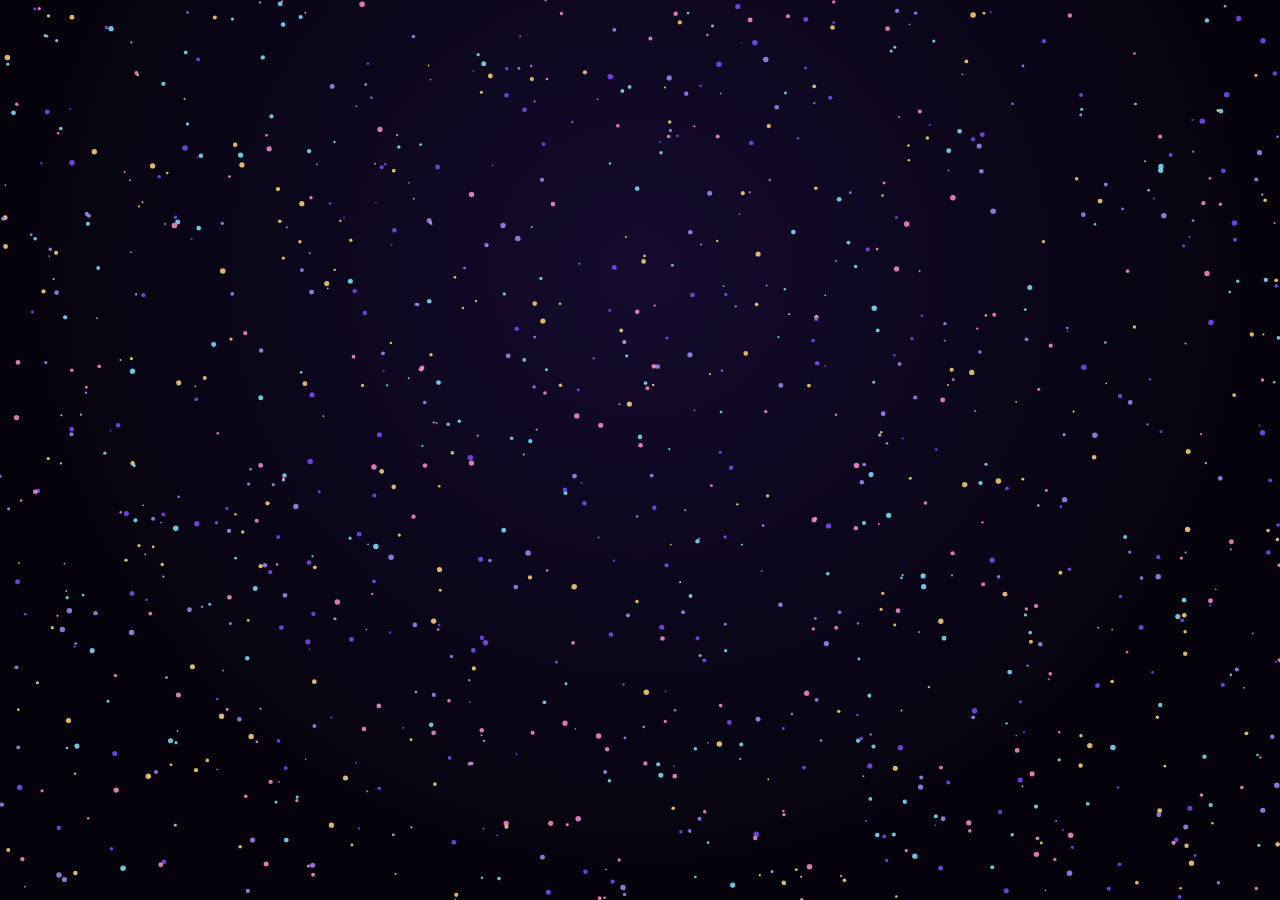
<file: juegos/slime de particulas.html>
<!DOCTYPE html>
<html lang="es">
<head>
<meta charset="UTF-8">
<meta name="viewport" content="width=device-width, initial-scale=1.0">
<title>Galaxia interactiva</title>
<style>
  *{ box-sizing: border-box; }
  html, body{
    margin: 0; height: 100%; overflow: hidden;
    background: radial-gradient(ellipse at 50% 30%, #140b2e, #05020c 70%);
    font-family: 'Trebuchet MS', sans-serif;
  }
  canvas{ display: block; touch-action: none; }

  .title{
    position: fixed; top: 20px; left: 0; right: 0; text-align: center;
    color: #f0e9ff; letter-spacing: 3px; font-size: 1.2rem; text-transform: uppercase;
    opacity: .85; z-index: 5; pointer-events: none;
  }

  .hint{
    position: fixed; bottom: 16px; left: 0; right: 0; text-align: center;
    color: #c9b6ff; font-size: .8rem; opacity: .65; z-index: 5; pointer-events: none;
  }
</style>
</head>
<body>

<!-- <div class="title"></div> -->
<!-- <div class="hint">Mueve el mouse o el dedo para alterar las partículas</div> -->

<canvas id="canvas"></canvas>

<script>
  const canvas = document.getElementById('canvas');
  const ctx = canvas.getContext('2d');

  let W, H;
  function resize(){
    W = canvas.width = window.innerWidth;
    H = canvas.height = window.innerHeight;
  }
  window.addEventListener('resize', resize);
  resize();

  const colors = ['#a78bfa', '#7ee8fa', '#ff8fd0', '#ffd97a', '#7c4dff'];

  function makeParticle(){
    const x = Math.random() * W;
    const y = Math.random() * H;
    return {
      ox: x, oy: y,      // posición original (a la que siempre intenta volver)
      x, y,
      vx: 0, vy: 0,
      r: 0.8 + Math.random() * 2,
      color: colors[Math.floor(Math.random() * colors.length)]
    };
  }

  let particles = [];
  function buildParticles(){
    const count = Math.min(1600, Math.floor((W * H) / 1100));
    particles = Array.from({ length: count }, makeParticle);
  }
  buildParticles();
  window.addEventListener('resize', buildParticles);

  const mouse = { x: -9999, y: -9999, active: false };

  function setMouse(x, y){
    mouse.x = x; mouse.y = y; mouse.active = true;
  }

  window.addEventListener('mousemove', e => setMouse(e.clientX, e.clientY));
  window.addEventListener('mouseleave', () => { mouse.active = false; });

  window.addEventListener('touchmove', e => {
    if (e.touches.length){
      setMouse(e.touches[0].clientX, e.touches[0].clientY);
      e.preventDefault();
    }
  }, { passive: false });
  window.addEventListener('touchend', () => { mouse.active = false; });

  const REPEL_RADIUS = 110;
  const REPEL_STRENGTH = 3.2;
  const SPRING = 0.02;
  const FRICTION = 0.9;

  function animate(){
    ctx.clearRect(0, 0, W, H);

    particles.forEach(p => {
      // fuerza de resorte hacia la posición original
      const dxHome = p.ox - p.x;
      const dyHome = p.oy - p.y;
      p.vx += dxHome * SPRING;
      p.vy += dyHome * SPRING;

      // repulsión del mouse
      if (mouse.active){
        const dx = p.x - mouse.x;
        const dy = p.y - mouse.y;
        const dist = Math.sqrt(dx * dx + dy * dy) || 1;
        if (dist < REPEL_RADIUS){
          const force = (1 - dist / REPEL_RADIUS) * REPEL_STRENGTH;
          p.vx += (dx / dist) * force;
          p.vy += (dy / dist) * force;
        }
      }

      p.vx *= FRICTION;
      p.vy *= FRICTION;
      p.x += p.vx;
      p.y += p.vy;

      ctx.beginPath();
      ctx.arc(p.x, p.y, p.r, 0, Math.PI * 2);
      ctx.fillStyle = p.color;
      ctx.globalAlpha = 0.85;
      ctx.fill();
    });

    ctx.globalAlpha = 1;
    requestAnimationFrame(animate);
  }

  animate();
</script>

</body>
</html>
</file>
<file: estilos.css>
/* ============================================================
   PALETA — el color favorito de ella es el negro, así que la
   página entera es una pared de galería oscura y sus dibujos
   son lo único iluminado.
   ============================================================ */
:root{
  --negro: #000000;        /* el color favorito */
  --pared: #0a0a0a;        /* fondo de la página */
  --pared-2: #161616;      /* bloques y tarjetas */
  --tiza: #f4f1ec;         /* texto claro */
  --tiza-suave: #9b968e;   /* texto secundario */
  --marco: #ffffff;        /* marco de los dibujos */
  --linea: #2e2c29;        /* bordes finos */
  --amarillo: #ffd60a;     /* acento: como un resaltador sobre la pared negra */
  --amarillo-suave: rgba(255,214,10,.28);
}

*{ box-sizing:border-box; }
html{ scroll-behavior:smooth; }
body{
  margin:0;
  background:var(--pared);
  color:var(--tiza);
  font-family:'Space Grotesk', sans-serif;
  overflow-x:hidden;
}
h1,h2,.hand{ font-family:'Caveat', cursive; }

@media (prefers-reduced-motion: reduce){
  *{ animation-duration:0.001ms !important; transition-duration:0.001ms !important; }
}

/* ---------- HERO ---------- */
.hero{
  min-height:92vh;
  display:flex;
  flex-direction:column;
  align-items:center;
  justify-content:center;
  text-align:center;
  padding:6vh 6vw;
  position:relative;
  background:
    radial-gradient(ellipse at 50% 38%, #232323 0%, transparent 62%),
    radial-gradient(ellipse at 50% 110%, rgba(255,214,10,.10) 0%, transparent 55%),
    var(--negro);
}
.hero .eyebrow{
  font-size:1.05rem;
  color:var(--tiza-suave);
  margin-bottom:.5rem;
}
.hero h1{
  font-size:clamp(3rem, 11vw, 7rem);
  line-height:0.95;
  margin:0;
  transform:rotate(-3deg);
  color:var(--tiza);
}
/* el nombre va en negro con contorno blanco: relleno del color
   favorito, visible gracias al trazo */
.hero h1 span{
  color:var(--amarillo);
}
.hero .subt{
  max-width:38ch;
  margin-top:1.4rem;
  font-size:1.05rem;
  line-height:1.6;
  color:var(--tiza-suave);
}
.squiggle{
  width:220px; height:28px; margin-top:1.2rem;
  animation:draw 1.4s ease-out .3s both;
}
.squiggle path{
  stroke:var(--amarillo);
  stroke-width:5;
  fill:none;
  stroke-linecap:round;
  stroke-dasharray:340;
  stroke-dashoffset:340;
}
@keyframes draw{ to{ stroke-dashoffset:0; } }
.scrolldown{
  margin-top:3rem;
  font-size:.9rem;
  color:#5c5850;
}

/* ---------- SECCIONES ---------- */
section{ padding:5rem 6vw; }
.titulo-seccion{
  font-size:clamp(2.2rem, 6vw, 3.4rem);
  margin:0 0 2.5rem 0;
  transform:rotate(-1.2deg);
  display:inline-block;
  color:var(--tiza);
  /* subrayado tipo resaltador amarillo */
  background:linear-gradient(transparent 62%, var(--amarillo-suave) 62%, var(--amarillo-suave) 92%, transparent 92%);
  padding:0 .35rem;
}
.intro-seccion{
  max-width:56ch;
  color:var(--tiza-suave);
  margin:-1.5rem 0 3rem 0;
  line-height:1.6;
}

/* ---------- PARED DE GALERÍA / DIBUJOS ---------- */
.corcho{
  background:var(--negro);
  border:1px solid var(--linea);
  border-radius:4px;
  padding:3.5rem 3vw;
}
.grid-dibujos{
  display:grid;
  grid-template-columns:repeat(auto-fill, minmax(230px, 1fr));
  gap:3rem 2.2rem;
}
/* cada dibujo va montado como una obra: marco blanco, sombra
   proyectada sobre la pared negra */
.tarjeta-dibujo{
  background:var(--marco);
  padding:16px 16px 22px 16px;
  box-shadow:0 14px 34px rgba(0,0,0,.85);
  transition:transform .25s ease, box-shadow .25s ease;
  position:relative;
}
.tarjeta-dibujo:hover,
.tarjeta-dibujo:focus-within{
  transform:translateY(-8px);
  box-shadow:0 22px 46px rgba(0,0,0,.95);
  z-index:2;
}
/* el gancho del que cuelga cada cuadro */
.tarjeta-dibujo .cinta{
  position:absolute; top:-14px; left:50%;
  transform:translateX(-50%);
  width:2px; height:14px;
  background:var(--linea);
}
.tarjeta-dibujo .cinta::after{
  content:'';
  position:absolute; top:-5px; left:50%;
  transform:translateX(-50%);
  width:7px; height:7px;
  border-radius:50%;
  background:#3a3733;
}
.tarjeta-dibujo img{
  width:100%; height:220px; object-fit:cover; display:block;
  background:#e8e5df;
  cursor:zoom-in;
}
.tarjeta-dibujo p{
  font-family:'Caveat', cursive;
  font-size:1.3rem;
  margin:.9rem 0 0 0;
  text-align:center;
  color:#1a1a1a;
}

/* ---------- FOTOS DE ELLA ---------- */
.grid-fotos{
  display:flex;
  flex-wrap:wrap;
  gap:1.8rem;
  justify-content:center;
}
.foto-circulo{
  width:180px; height:180px;
  border-radius:50%;
  object-fit:cover;
  border:4px solid var(--marco);
  box-shadow:0 10px 28px rgba(0,0,0,.8);
}

/* ---------- MENSAJES DE AUDIO ---------- */
.lista-mensajes{
  display:flex;
  flex-direction:column;
  gap:1rem;
  max-width:640px;
}
.mensaje-audio{
  background:var(--pared-2);
  border:1px solid var(--linea);
  border-left:4px solid var(--amarillo);
  border-radius:4px;
  padding:1.1rem 1.3rem;
}
.mensaje-audio .quien{
  font-family:'Caveat', cursive;
  font-size:1.4rem;
  margin:0 0 .5rem 0;
  color:var(--tiza);
}
.mensaje-audio audio{
  width:100%;
  filter:invert(1) hue-rotate(180deg); /* controles visibles en fondo oscuro */
}

/* ---------- JUEGO DE MEMORIA ---------- */
.juego-wrap{ text-align:center; }
#tablero{
  display:grid;
  grid-template-columns:repeat(4, minmax(70px, 110px));
  gap:.8rem;
  justify-content:center;
  margin:2rem auto;
  max-width:520px;
}
.carta{
  aspect-ratio:1/1;
  perspective:800px;
  cursor:pointer;
}
.carta:focus-visible{ outline:3px solid var(--tiza); outline-offset:4px; border-radius:10px; }
.carta-interior{
  position:relative; width:100%; height:100%;
  transition:transform .5s;
  transform-style:preserve-3d;
}
.carta.volteada .carta-interior,
.carta.encontrada .carta-interior{
  transform:rotateY(180deg);
}
.cara{
  position:absolute; inset:0;
  backface-visibility:hidden;
  border-radius:10px;
  display:flex; align-items:center; justify-content:center;
  overflow:hidden;
}
.cara-atras{
  background:var(--negro);
  border:1px solid var(--linea);
  font-family:'Caveat', cursive;
  font-size:2rem;
  color:var(--amarillo);
}
.cara-frente{
  transform:rotateY(180deg);
  background:var(--marco);
}
.cara-frente img{ width:100%; height:100%; object-fit:cover; }
.carta.encontrada .cara-frente{ opacity:.45; }

#estado-juego{
  font-family:'Caveat', cursive;
  font-size:1.6rem;
  color:var(--tiza);
  min-height:2rem;
}
#reiniciar{
  margin-top:1rem;
  border:1px solid var(--amarillo);
  background:transparent;
  color:var(--amarillo);
  padding:.6rem 1.4rem;
  border-radius:30px;
  font-family:'Space Grotesk', sans-serif;
  font-weight:500;
  cursor:pointer;
  transition:background .2s ease, color .2s ease;
}
#reiniciar:hover{ background:var(--amarillo); color:var(--negro); }
#reiniciar:focus-visible{ outline:3px solid var(--tiza); outline-offset:3px; }

footer{
  text-align:center;
  padding:3rem 1rem 4rem;
  font-family:'Caveat', cursive;
  font-size:1.6rem;
  color:var(--tiza-suave);
  border-top:1px solid var(--linea);
}

/* ---------- POP-UP (lightbox) para ver un dibujo en grande ---------- */
.lightbox{
  position:fixed;
  inset:0;
  background:rgba(0,0,0,.92);
  display:flex;
  align-items:center;
  justify-content:center;
  padding:5vh 5vw;
  z-index:100;
}
.lightbox.oculto{ display:none; }
.lightbox img{
  max-width:100%;
  max-height:90vh;
  object-fit:contain;
  box-shadow:0 20px 60px rgba(0,0,0,.6);
  background:var(--marco);
}
.cerrar-lightbox{
  position:fixed;
  top:18px;
  right:22px;
  width:44px;
  height:44px;
  border-radius:50%;
  border:1px solid var(--tiza);
  background:rgba(0,0,0,.5);
  color:var(--tiza);
  font-size:1.3rem;
  line-height:1;
  cursor:pointer;
  display:flex;
  align-items:center;
  justify-content:center;
}
.cerrar-lightbox:hover{ background:var(--amarillo); color:var(--negro); border-color:var(--amarillo); }
.cerrar-lightbox:focus-visible{ outline:3px solid var(--tiza); outline-offset:3px; }

/* ---------- AJUSTES PARA CELULAR Y TABLET ---------- */
@media (max-width: 480px){
  #tablero{
    grid-template-columns:repeat(3, minmax(60px, 1fr));
  }
  .foto-circulo{
    width:130px; height:130px;
  }
}


/* ============================================================
   BOTÓN AMARILLO + PÁGINA DE JUEGOS
   ============================================================ */
.boton-amarillo{
  display:inline-block;
  background:var(--amarillo);
  color:var(--negro);
  font-family:'Space Grotesk', sans-serif;
  font-weight:700;
  font-size:1.05rem;
  text-decoration:none;
  padding:.9rem 2rem;
  border-radius:40px;
  border:2px solid var(--amarillo);
  transition:transform .2s ease, background .2s ease, color .2s ease;
}
.boton-amarillo:hover{ transform:translateY(-3px); background:transparent; color:var(--amarillo); }
.boton-amarillo:focus-visible{ outline:3px solid var(--tiza); outline-offset:4px; }

#mas-juegos{ text-align:center; padding-top:1rem; }
#mas-juegos p{
  max-width:44ch;
  margin:0 auto 1.6rem;
  color:var(--tiza-suave);
  line-height:1.6;
}
#mas-juegos .hand-pregunta{
  font-family:'Caveat', cursive;
  font-size:2rem;
  color:var(--tiza);
  margin-bottom:.4rem;
}

/* ---------- página juegos.html ---------- */
.hero-chico{ min-height:56vh; }
.volver{
  position:absolute;
  top:20px; left:6vw;
  color:var(--tiza-suave);
  text-decoration:none;
  font-size:.95rem;
}
.volver:hover{ color:var(--amarillo); }
.volver:focus-visible{ outline:3px solid var(--tiza); outline-offset:3px; }

.grid-juegos{
  display:grid;
  grid-template-columns:repeat(auto-fill, minmax(250px, 1fr));
  gap:1.6rem;
}
.tarjeta-juego{
  display:flex;
  flex-direction:column;
  gap:.5rem;
  background:var(--pared-2);
  border:1px solid var(--linea);
  border-top:4px solid var(--amarillo);
  border-radius:4px;
  padding:1.4rem 1.4rem 1.6rem;
  color:var(--tiza);
  text-decoration:none;
  transition:transform .25s ease, box-shadow .25s ease, border-color .25s ease;
}
.tarjeta-juego:hover,
.tarjeta-juego:focus-visible{
  transform:translateY(-6px);
  box-shadow:0 18px 36px rgba(0,0,0,.9);
  border-color:var(--amarillo);
}
.tarjeta-juego:focus-visible{ outline:3px solid var(--tiza); outline-offset:3px; }
.tarjeta-juego .icono{ font-size:2.2rem; line-height:1; }
.tarjeta-juego h3{
  font-family:'Caveat', cursive;
  font-size:1.8rem;
  margin:.2rem 0 0;
  color:var(--tiza);
}
.tarjeta-juego p{
  margin:0;
  color:var(--tiza-suave);
  line-height:1.55;
  font-size:.98rem;
}
.tarjeta-juego .jugar{
  margin-top:auto;
  padding-top:.8rem;
  color:var(--amarillo);
  font-weight:500;
}


/* ============================================================
   ANIME: saludo en japonés + FICHA DE PERSONAJE
   ============================================================ */
.jp{
  font-family:'Zen Maru Gothic', 'Hiragino Sans', 'Yu Gothic', sans-serif;
  font-weight:700;
  letter-spacing:.18em;
  color:var(--tiza-suave);
  margin-top:1.2rem;
  font-size:1.05rem;
}
.solo-halloween{ display:none; }

.ficha{
  max-width:760px;
  background:
    radial-gradient(circle, rgba(255,255,255,.05) 1.2px, transparent 1.6px) 0 0 / 14px 14px,
    var(--pared-2);
  border:2px solid var(--tiza);
  border-radius:6px;
  padding:1.6rem;
  box-shadow:8px 8px 0 var(--amarillo);
}
.ficha-cabecera{
  display:flex;
  align-items:center;
  gap:1.2rem;
  padding-bottom:1.2rem;
  margin-bottom:1.2rem;
  border-bottom:2px dashed var(--linea);
}
.ficha-foto{
  width:104px; height:104px;
  border-radius:50%;
  object-fit:cover;
  border:3px solid var(--amarillo);
  background:var(--pared);
  flex-shrink:0;
}
.ficha-nivel{
  display:inline-block;
  background:var(--amarillo);
  color:var(--negro);
  font-weight:700;
  font-size:.85rem;
  letter-spacing:.08em;
  padding:.15rem .7rem;
  transform:skewX(-12deg);
}
.ficha-nivel strong{ font-size:1.1rem; }
.ficha-nombre{
  font-family:'Caveat', cursive;
  font-size:2.6rem;
  line-height:1;
  margin:.4rem 0 .2rem;
  color:var(--tiza);
}
.ficha-clase{ color:var(--tiza-suave); font-size:.95rem; }

.ficha-stats{ display:flex; flex-direction:column; gap:.9rem; }
.stat{
  display:grid;
  grid-template-columns:minmax(120px, 210px) 1fr 3rem;
  align-items:center;
  gap:.8rem;
  --v:0%;
}
.stat-nombre{ font-size:.95rem; }
.barra{
  height:12px;
  background:var(--negro);
  border:1px solid var(--linea);
  transform:skewX(-14deg);
  overflow:hidden;
}
.barra-llena{
  height:100%;
  width:0;
  background:var(--amarillo);
  transition:width 1.2s cubic-bezier(.2,.8,.2,1);
}
.ficha.visible .barra-llena{ width:var(--v); }
.stat-valor{
  font-weight:700;
  color:var(--amarillo);
  text-align:right;
}
.ficha-habilidad{
  margin-top:1.5rem;
  padding:1rem 1.1rem;
  border-left:4px solid var(--amarillo);
  background:var(--negro);
  line-height:1.55;
  font-size:.98rem;
}
.ficha-habilidad .etiqueta{
  display:block;
  font-family:'Caveat', cursive;
  font-size:1.4rem;
  color:var(--amarillo);
  margin-bottom:.1rem;
}

@media (max-width: 560px){
  .ficha{ padding:1.2rem; box-shadow:5px 5px 0 var(--amarillo); }
  .ficha-foto{ width:84px; height:84px; }
  .ficha-nombre{ font-size:2.1rem; }
  .stat{ grid-template-columns:1fr 3rem; row-gap:.3rem; }
  .stat-nombre{ grid-column:1 / -1; }
}

/* ============================================================
   MODO HALLOWEEN
   Se activa con el botón (clase "halloween" en <body>).
   Cambia el amarillo por naranja calabaza y el negro por un
   negro con tinte morado, sin cambiar la estructura.
   ============================================================ */
.boton-halloween{
  position:fixed;
  right:16px; bottom:16px;
  z-index:60;
  background:var(--negro);
  color:var(--amarillo);
  border:2px solid var(--amarillo);
  border-radius:40px;
  padding:.65rem 1.1rem;
  font-family:'Space Grotesk', sans-serif;
  font-weight:700;
  font-size:.95rem;
  cursor:pointer;
  box-shadow:0 8px 22px rgba(0,0,0,.7);
  transition:background .2s ease, color .2s ease, transform .2s ease;
}
.boton-halloween:hover{ background:var(--amarillo); color:var(--negro); transform:translateY(-2px); }
.boton-halloween:focus-visible{ outline:3px solid var(--tiza); outline-offset:3px; }

.deco-halloween, .telarana{ display:none; }

body.halloween{
  --amarillo:#ff7a1a;
  --amarillo-suave:rgba(255,122,26,.30);
  --pared:#0b0612;
  --pared-2:#160d22;
  --linea:#35224a;
  --negro:#050309;
  --tiza-suave:#aaa0b8;
}
body.halloween .hero{
  background:
    radial-gradient(ellipse at 50% 35%, #2c1346 0%, transparent 62%),
    radial-gradient(ellipse at 50% 110%, rgba(255,122,26,.18) 0%, transparent 55%),
    var(--negro);
}
body.halloween .hero h1 span{
  text-shadow:0 0 18px rgba(255,122,26,.65), 0 0 42px rgba(255,122,26,.35);
  animation:parpadeo 4s infinite;
}
body.halloween .solo-halloween{
  display:block;
  max-width:36ch;
  margin:1rem auto 0;
  color:var(--amarillo);
  font-family:'Caveat', cursive;
  font-size:1.6rem;
  line-height:1.2;
}
body.halloween .ficha{ border-color:#c9b6e4; }

@keyframes parpadeo{
  0%,100%{ opacity:1; }
  46%{ opacity:1; }
  48%{ opacity:.45; }
  50%{ opacity:1; }
  72%{ opacity:.7; }
  74%{ opacity:1; }
}

body.halloween .deco-halloween{
  display:block;
  position:fixed;
  inset:0;
  overflow:hidden;
  pointer-events:none;
  z-index:5;
}
.deco-halloween span{
  position:absolute;
  top:0;
  opacity:.8;
  animation:flotar linear infinite;
  transform:translateY(110vh);
}
@keyframes flotar{
  0%  { transform:translate(0, 110vh) rotate(-10deg); }
  50% { transform:translate(28px, 50vh) rotate(12deg); }
  100%{ transform:translate(-14px, -20vh) rotate(-8deg); }
}

body.halloween .telarana{
  display:block;
  position:absolute;
  top:0;
  width:clamp(90px, 22vw, 190px);
  color:rgba(244,241,236,.35);
  pointer-events:none;
  z-index:4;
}
.telarana-izq{ left:0; }
.telarana-der{ right:0; transform:scaleX(-1); }

@media (prefers-reduced-motion: reduce){
  .deco-halloween span,
  body.halloween .hero h1 span{ animation:none !important; }
  .deco-halloween span{ transform:translateY(20vh); }
}


/* ============================================================
   DEDICATORIA FINAL: carta sobre papel rayado
   (solo para <footer class="pie-carta">; juegos.html no cambia)
   ============================================================ */
.pie-carta{
  text-align:left;
  font-family:'Space Grotesk', sans-serif;
  font-size:1rem;
  color:var(--tiza);
  padding:4.5rem 5vw 5rem;
}
.carta-dedicatoria{
  position:relative;
  max-width:640px;
  margin:0 auto;
  padding:2.6rem 2rem 1.4rem;
  background-color:var(--pared-2);
  /* renglones de cuaderno: se repiten cada 2rem, igual que el interlineado */
  background-image:repeating-linear-gradient(
    to bottom,
    transparent 0, transparent calc(2rem - 1px),
    rgba(255,255,255,.07) calc(2rem - 1px), rgba(255,255,255,.07) 2rem
  );
  background-position:0 2.2rem;
  border:1px solid var(--linea);
  border-left:4px solid var(--amarillo);
  border-radius:3px;
  box-shadow:0 18px 40px rgba(0,0,0,.8);
  transform:rotate(-.6deg);
}
.carta-cinta{
  position:absolute;
  top:-13px; left:50%;
  width:84px; height:28px;
  background:var(--amarillo);
  opacity:.9;
  transform:translateX(-50%) rotate(2deg);
}
.carta-dedicatoria p{
  font-family:'Caveat', cursive;
  font-weight:600;
  font-size:1.55rem;
  line-height:2rem;
  margin:0 0 2rem;
  color:var(--tiza);
}
.carta-dedicatoria .carta-final{
  text-align:center;
  font-size:2.3rem;
  line-height:2.6rem;
  margin:2.4rem 0 1rem;
}
.carta-dedicatoria .carta-final{
  background:linear-gradient(transparent 62%, var(--amarillo-suave) 62%, var(--amarillo-suave) 92%, transparent 92%);
  display:block;
}
.carta-dedicatoria .carta-firma{
  text-align:right;
  color:var(--amarillo);
  font-size:1.9rem;
  margin:1.6rem 0 .4rem;
}

@media (max-width: 480px){
  .carta-dedicatoria{ padding:2.4rem 1.2rem 1.2rem; }
  .carta-dedicatoria p{ font-size:1.4rem; }
  .carta-dedicatoria .carta-final{ font-size:2rem; }
  .carta-dedicatoria .carta-firma{ font-size:1.6rem; }
}
</file>
